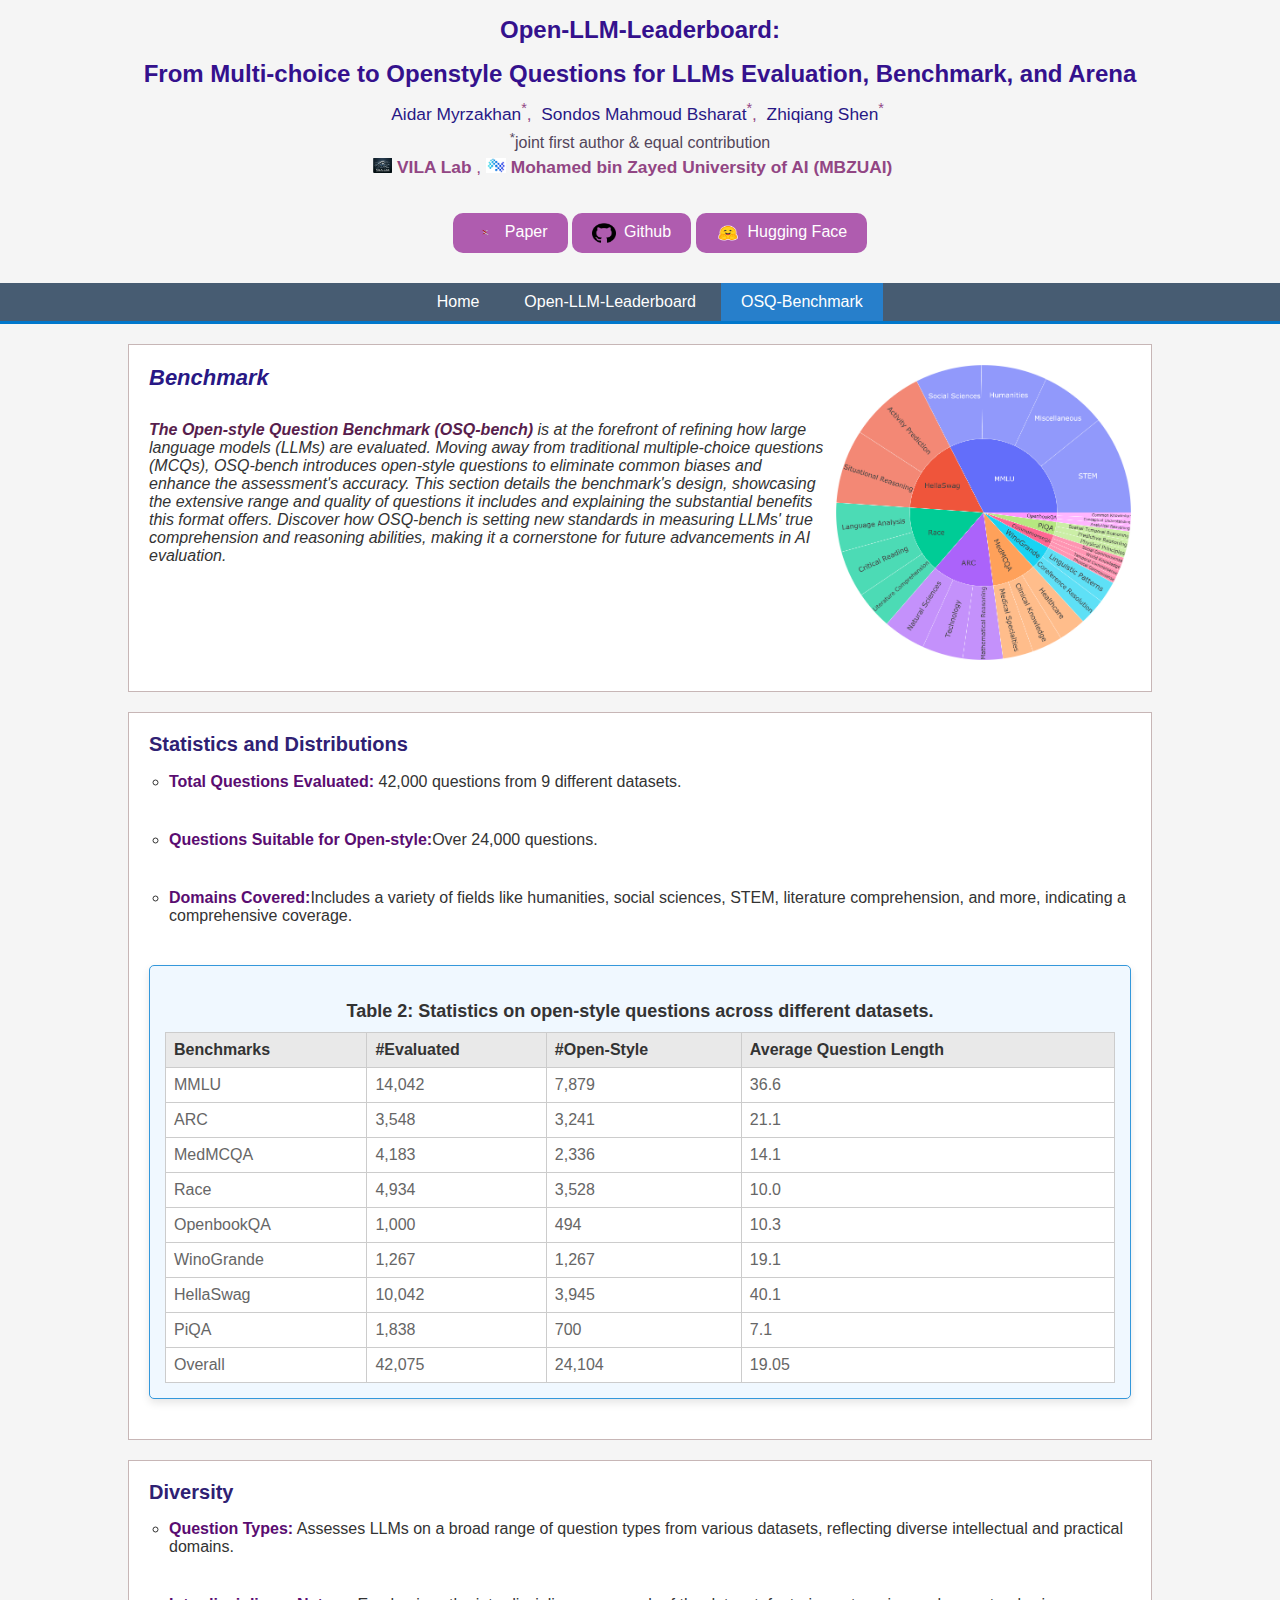
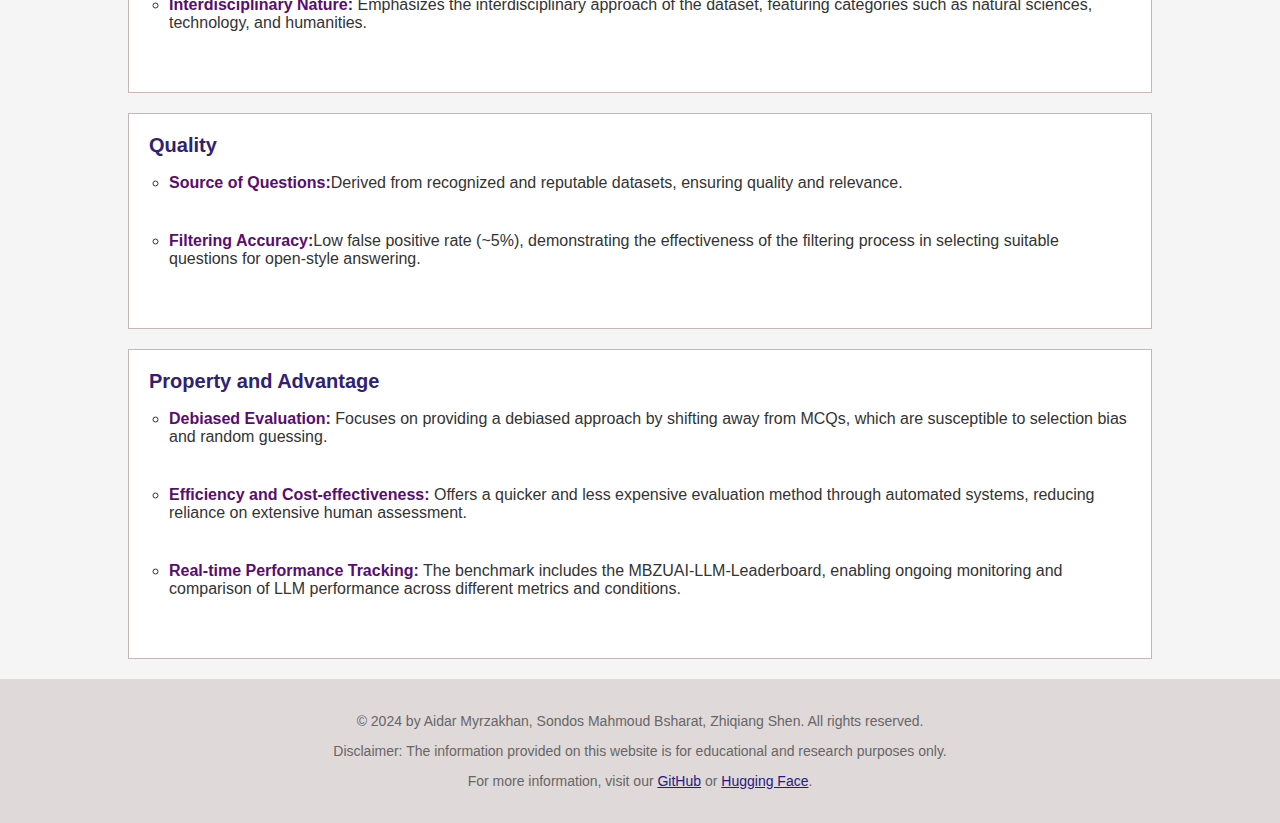
<file: Benchmark.html>
<!DOCTYPE html>
<html lang="en">
<head>
    <meta charset="UTF-8">
    <meta name="viewport" content="width=device-width, initial-scale=1.0">
    <title>Open-LLM-Leaderboard</title>
    <link rel="stylesheet" href="index.css">
    <script src="scripts.js"></script>
    <link rel="stylesheet" href="tabels.css">
 
    
</head>
<body>
    <header>
        <h1>Open-LLM-Leaderboard:</h1>
        <h1 class="h1-2">From Multi-choice to Openstyle Questions for LLMs Evaluation, Benchmark, and Arena</h1>
        
        <span style="color:#924684; font-size: 13pt; font-family: Roboto, Helvetica, Arial, Heveltica Neue, sans-serif">
						<span class="author-block">
							<a style="text-decoration: none" target="_blank" href="https://github.com/aidarmyrzakhan">Aidar Myrzakhan</a><sup>*</sup>,&nbsp;
						</span>
                        <span class="author-block">
							<a style="text-decoration: none" target="_blank" href="https://www.linkedin.com/in/sondos-bsharat-212303203/"> Sondos Mahmoud Bsharat</a><sup>*</sup>,&nbsp;
						</span>
                        <span class="author-block">
							<a  style="text-decoration: none" target="_blank" href="https://zhiqiangshen.com/">Zhiqiang Shen</a><sup>*</sup>&nbsp;
						</span>
						
					
                        <br>
                        <span class="author-block"><p class="contribution"><sup>*</sup>joint first author & equal contribution</p></span>

						<img src="images/vilab.PNG" width="19" height="15" class="center">
						<span class="author-block">
                            <a  style="text-decoration: none;color:#924684 " target="_blank" href="https://github.com/VILA-Lab"><b>VILA Lab</b></a>
                        </span>, 
						<img src="images/mbz.PNG" width="20" height="15" class="center">
						<span class="author-block"><a  style="text-decoration: none;color:#924684 " target="_blank" href="https://mbzuai.ac.ae/"><b>Mohamed bin Zayed University of AI (MBZUAI)</b></a></span> &nbsp;&nbsp;
					</span>
 

        <div class="second">
            <nav>
                <ul class="first">
                    <li><a href="#" class="nav-link"><img src="images/arxiv-icon-removebg-preview.png" alt="Paper Icon">Paper</a></li>
                    <li><a href="#" class="nav-link"><img src="images/github-logo_icon-icons.com_73546.png">Github</a></li>
                    <li><a href="#" class="nav-link"><img src="images/hf-logo.png" alt="Paper Icon">Hugging Face</a></li>
                </ul>
            </nav>
        </div>
        <div class="main">
            <nav class="main-nav">
                <ul class="second">
                    <li><a href="index.html" class="nav-link2" >Home</a></li>
                    <li><a href="leaderboard.html" class="nav-link2">Open-LLM-Leaderboard</a></li>
                    <li><a href="Benchmark.html" class="nav-link2 current">OSQ-Benchmark</a></li>
                </ul>
            </nav>
        </div>
           

    </header>

    <div class="key-findings Introduction">
        <h3 class="widget-title">
            <span class="section">
                <a style="text-decoration: none" target="_blank" href="#home1">
                    <b>
                        <em>
                            Benchmark
                        </em>
                    </b>
                </a>
            </span>
            <img src="images/data_distribution.png" width="60%" height="80%" class="m"> 
        </h3>
        <p>
            <em>
                <b style="color: #581e4d;">The Open-style Question Benchmark (OSQ-bench)</b>  is at the forefront of refining how large language 
                models (LLMs) are evaluated. Moving away from traditional multiple-choice questions (MCQs), 
                OSQ-bench introduces open-style questions to eliminate common biases and enhance the assessment's 
                accuracy. This section details the benchmark's design, showcasing the extensive range and 
                quality of questions it includes and explaining the substantial benefits this format offers. 
                Discover how OSQ-bench is setting new standards in measuring LLMs' true comprehension and 
                reasoning abilities, making it a cornerstone for future advancements in AI evaluation.
            </em>
        </p>
        <br><br><br><be><br><br>
          
    
    </div> <!-- This closes the "key-findings Introduction", but there was already a missing closing tag issue -->
    
    <!-- Repeat the structure for other findings sections -->
    <div class="key-findings">
        <h2>Statistics and Distributions</h2>
        <ul>
            <li><b>Total Questions Evaluated:</b> 42,000 questions from 9 different datasets.</li>
            <li><b>Questions Suitable for Open-style:</b>Over 24,000 questions.</li>
            <li><b>Domains Covered:</b>Includes a variety of fields like humanities, social sciences, STEM, literature comprehension, 
                and more, indicating a comprehensive coverage.</li>
        </ul>
        
        <div class="Intro-box">
            <table border="1">
                <caption>Table 2: Statistics on open-style questions across different datasets.</caption>
                <thead>
                    <tr>
                        <th>Benchmarks</th>
                        <th>#Evaluated</th>
                        <th>#Open-Style</th>
                        <th>Average Question Length</th>
                    </tr>
                </thead>
                <tbody>
                    <tr>
                        <td>MMLU</td>
                        <td>14,042</td>
                        <td>7,879</td>
                        <td>36.6</td>
                    </tr>
                    <tr>
                        <td>ARC</td>
                        <td>3,548</td>
                        <td>3,241</td>
                        <td>21.1</td>
                    </tr>
                    <tr>
                        <td>MedMCQA</td>
                        <td>4,183</td>
                        <td>2,336</td>
                        <td>14.1</td>
                    </tr>
                    <tr>
                        <td>Race</td>
                        <td>4,934</td>
                        <td>3,528</td>
                        <td>10.0</td>
                    </tr>
                    <tr>
                        <td>OpenbookQA</td>
                        <td>1,000</td>
                        <td>494</td>
                        <td>10.3</td>
                    </tr>
                    <tr>
                        <td>WinoGrande</td>
                        <td>1,267</td>
                        <td>1,267</td>
                        <td>19.1</td>
                    </tr>
                    <tr>
                        <td>HellaSwag</td>
                        <td>10,042</td>
                        <td>3,945</td>
                        <td>40.1</td>
                    </tr>
                    <tr>
                        <td>PiQA</td>
                        <td>1,838</td>
                        <td>700</td>
                        <td>7.1</td>
                    </tr>
                    <tr>
                        <td>Overall</td>
                        <td>42,075</td>
                        <td>24,104</td>
                        <td>19.05</td>
                    </tr>
                </tbody>
            </table>
            
        </div>

        
        
    </div>
    <div class="key-findings">
        <h2>Diversity</h2>
        <ul>
            <li><b>Question Types:</b>  Assesses LLMs 
                on a broad range of question types from various datasets, reflecting diverse intellectual and 
                practical domains.</li>
            <li><b>Interdisciplinary Nature:</b> Emphasizes the
                 interdisciplinary approach of the dataset, featuring categories such as natural sciences, technology, 
                 and humanities.</li>    
        </ul>
    </div>

    <div class="key-findings">
        <h2>Quality</h2>
        <ul>
            <li><b>Source of Questions:</b>Derived from recognized and reputable datasets, ensuring quality and 
                relevance.</li>
            <li><b>Filtering Accuracy:</b>Low false positive rate (~5%), demonstrating the effectiveness of the 
                filtering process in selecting suitable questions for open-style answering.</li>    
        </ul>
    </div>

    <div class="key-findings">
        <h2>Property and Advantage</h2>
        <ul>
            <li><b>Debiased Evaluation:</b> Focuses on providing a debiased approach by shifting away from MCQs, which are susceptible to selection bias and random guessing.</li>
            <li><b>Efficiency and Cost-effectiveness:</b> Offers a quicker and less expensive evaluation method through automated systems, reducing reliance on extensive human assessment.</li>
            <li><b>Real-time Performance Tracking:</b> The benchmark includes the MBZUAI-LLM-Leaderboard, enabling ongoing monitoring and comparison of LLM performance across different metrics and conditions.</li>
        </ul>
        

    </div>

</body>
<footer style="background-color: #e0d9d9; text-align: center; padding: 20px; font-size: 14px; color: #666;">
    <p>&copy; 2024 by Aidar Myrzakhan, Sondos Mahmoud Bsharat, Zhiqiang Shen. All rights reserved.</p>
    <p>Disclaimer: The information provided on this website is for educational and research purposes only.</p>
    <p>
        For more information, visit our
        <a href="https://github.com/Open-LLM-Leaderboard">GitHub</a> or
        <a href="https://www.mbzuai.ac.ae">Hugging Face</a>.
    </p>
</footer>
</html>
</file>
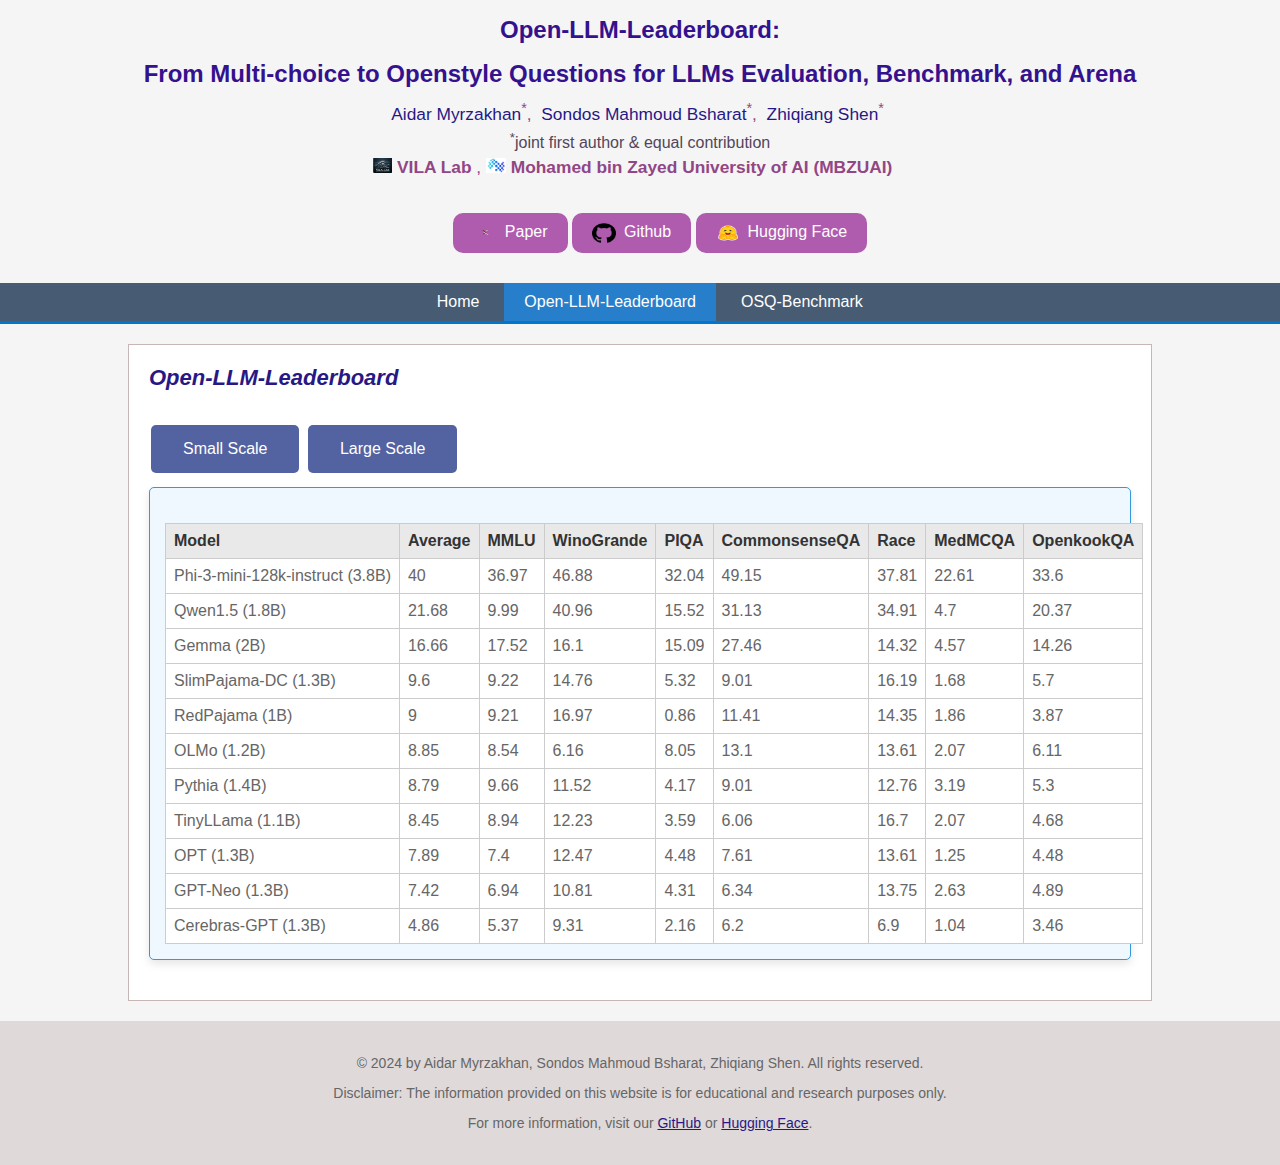
<file: leaderboard.html>
<!DOCTYPE html>
<html lang="en">
<head>
    <meta charset="UTF-8">
    <meta name="viewport" content="width=device-width, initial-scale=1.0">
    <title>Open-LLM-Leaderboard</title>
    <link rel="stylesheet" href="index.css">
    <script src="scripts.js"></script>
    <link rel="stylesheet" href="tabels.css">
 
    
</head>
<body>
    <header>
        <h1>Open-LLM-Leaderboard:</h1>
        <h1 class="h1-2">From Multi-choice to Openstyle Questions for LLMs Evaluation, Benchmark, and Arena</h1>
        
        <span style="color:#924684; font-size: 13pt; font-family: Roboto, Helvetica, Arial, Heveltica Neue, sans-serif">
						<span class="author-block">
							<a style="text-decoration: none" target="_blank" href="https://github.com/aidarmyrzakhan">Aidar Myrzakhan</a><sup>*</sup>,&nbsp;
						</span>
                        <span class="author-block">
							<a style="text-decoration: none" target="_blank" href="https://www.linkedin.com/in/sondos-mahmoud-bsharat-212303203/"> Sondos Mahmoud Bsharat</a><sup>*</sup>,&nbsp;
						</span>
                        <span class="author-block">
							<a  style="text-decoration: none" target="_blank" href="https://zhiqiangshen.com/">Zhiqiang Shen</a><sup>*</sup>&nbsp;
						</span>
						
					
                        <br>
                        <span class="author-block"><p class="contribution"><sup>*</sup>joint first author & equal contribution</p></span>

						<img src="images/vilab.PNG" width="19" height="15" class="center">
						<span class="author-block">
                            <a  style="text-decoration: none;color:#924684 " target="_blank" href="https://github.com/VILA-Lab"><b>VILA Lab</b></a>
                        </span>, 
						<img src="images/mbz.PNG" width="20" height="15" class="center">
						<span class="author-block"><a  style="text-decoration: none;color:#924684 " target="_blank" href="https://mbzuai.ac.ae/"><b>Mohamed bin Zayed University of AI (MBZUAI)</b></a></span> &nbsp;&nbsp;
					</span>
 

        <div class="second">
            <nav>
                <ul class="first">
                    <li><a href="https://arxiv.org/pdf/2406.07545" class="nav-link"><img src="images/arxiv-icon-removebg-preview.png" alt="Paper Icon">Paper</a></li>
                    <li><a href="https://github.com/VILA-Lab/Open-LLM-Leaderboard" class="nav-link"><img src="images/github-logo_icon-icons.com_73546.png">Github</a></li>
                    <li><a href="https://huggingface.co/spaces/Open-Style/OSQ-Leaderboard" class="nav-link"><img src="images/hf-logo.png" alt="Paper Icon">Hugging Face</a></li>
                </ul>
            </nav>
        </div>
        <div class="main">
            <nav class="main-nav">
                <ul class="second">
                    <li><a href="index.html" class="nav-link2" >Home</a></li>
                    <li><a href="leaderboard.html" class="nav-link2 current">Open-LLM-Leaderboard</a></li>
                    <li><a href="Benchmark.html" class="nav-link2">OSQ-Benchmark</a></li>
                </ul>
            </nav>
        </div>
           

    </header>

    <div class="key-findings Introduction">
        <h3 class="widget-title">
            <span class="section">
                <a style="text-decoration: none" target="_blank" href="#home1">
                    <b>
                        <em>
                            Open-LLM-Leaderboard
                        </em>
                    </b>
                </a>
            </span>
        </h3>
        <div class="multi-button">
            <button onclick="loadData('small')">Small Scale</button>
            <button onclick="loadData('large')">Large Scale</button>
        </div>
    
          
    
        <div class="Intro-box">
		<div class="table-container"><table id="llmTable">
                <thead>
                    <tr>
                        <th onclick="sortTable(0)">Model</th>
                        <th onclick="sortTable(1)">Average</th>
                        <th onclick="sortTable(2)">MMLU</th>
                        <th onclick="sortTable(3)">WinoGrande</th>
                        <th onclick="sortTable(4)">PIQA</th>
                        <th onclick="sortTable(5)">CommonsenseQA</th>
                        <th onclick="sortTable(6)">Race</th>
                        <th onclick="sortTable(7)">MedMCQA</th>
                        <th onclick="sortTable(8)">OpenkookQA</th>
                    </tr>
                </thead>
                <tbody>
                    <!-- Rows will be added here dynamically -->
                </tbody>
            </table></div>
           
        </div>
        <!-- The closing tag for the first Intro-box div is correct here -->

    
    </div> <!-- This closes the "key-findings Introduction", but there was already a missing closing tag issue -->
    
</body>

<footer style="background-color: #e0d9d9; text-align: center; padding: 20px; font-size: 14px; color: #666;">
    <p>&copy; 2024 by Aidar Myrzakhan, Sondos Mahmoud Bsharat, Zhiqiang Shen. All rights reserved.</p>
    <p>Disclaimer: The information provided on this website is for educational and research purposes only.</p>
     <p>
        For more information, visit our
        <a href="https://github.com/VILA-Lab/Open-LLM-Leaderboard">GitHub</a> or
        <a href="https://huggingface.co/spaces/Open-Style/OSQ-Leaderboard">Hugging Face</a>.
    </p>
</footer>
</html>
</file>
<file: index.css>
body {
    font-family: Arial, sans-serif;
    margin: 0;
    padding: 0;
    /*background-color: #f4f4f4; */
    background-color: #F5F5F5; /* Soft Gray for the main background */
    color: #333333; /* Charcoal for general text */
}

header {
    background-color: #F5F5F5; /* Soft Gray for the main background */
    /*background-color: #F5F5F5; /* Soft Gray for the main background */
    color: #333333; /* Charcoal for header text */

    text-align: center;
    border-bottom: 3px solid #0077cc;

}

header h1 {
    font-size: x-large;
    color: #34118d;
    margin-bottom: 12px;

}
header h1 .h1-2{
    font-size: xx-large;
}

header .authors, header .contribution, header .affiliations {
    font-size: 16px;
    color: #53455a;
    margin: 5px;
}

header nav ul .first {
    list-style: none;
    padding: 0;
    margin: 20px 0;
    display: flex;
    justify-content: center; /* Center the links */
    align-items: center;
    gap: 20px; /* Add space between each link */
}


 a.nav-link {
    font-size: 16px;
    color: #ffffff;
    background-color: rgb(175, 92, 175); /* Default color, you can change it for each link */
    padding: 10px 20px;
    text-decoration: none;
    border-radius: 10px; /* Rounded corners for the buttons */
    display: inline-flex;
    text-align: center;
    min-width: 40px; /* Minimum width */
    height: 20px; /* Fixed height for consistency */
}

nav ul li a.nav-link:hover {
    background-color: #523d5a; /* Darker purple on hover */
}

.nav-link img {
    vertical-align: middle;
    margin-right: 8px;
    width: 24px; /* Adjusted size */
    height: auto; /* Maintains aspect ratio */
}
header nav ul li {
    display: inline;
}



.main {
    width: 100%;      /* Adjust the width as needed */
    text-align: center; /* Aligns text to the left */
    margin: 0;        /* Removes any default margin */
    padding-left: 10px;       /* Adjust padding as needed */
   /* background-color:#34495E;  */ 
   background-color:#475c72;
    margin-top: 30px; /* Adds space above the second div */
}

.main-nav {
    margin: 0; /* Remove margin */
    padding: 0; /* Remove padding */
    display: inline-block; /* Ensures nav fills the width of its content */ 
}
.main-nav ul {
    list-style: none; /* Removes bullet points */
    padding: 0; /* Removes padding */
    margin: 0; /* Ensures there is no space at the bottom */
    text-align: center; /* Centers the navigation */
}

.main-nav ul li {
    display: inline-block; /* Aligns items horizontally */
    margin-right: 0.5px; /* Spacing between items */
}

.main-nav ul li a {
    text-decoration: none; /* Removes underline from links */
    color: white; /* White text color */
  /*  background-color: #34495E; /* Darker shade for nav items */
    padding: 10px 20px; /* Padding for better touch area and appearance */
    display: block; /* Ensures full block display for background color */
    border-radius: 0; /* Optional: removes rounding if you want sharp edges */
}

nav ul li a.nav-link2:hover {
    background-color: #111112; /* Darker purple on hover */
}

.second {
    margin-top: 35px;
}

.nav-link2.current{
    background-color: #277fcb; /* Darker shade for nav items */
}

h3.widget-titlee {
    margin: 20px 0 30px 5px;
    text-transform: capitalize;
    text-align: center;
    font-size: 22px;
   }

   h4.text_t {
    text-align: center;
    font-size: 15px;
    color:rgb(83, 14, 104);
   }   
   


section {
    padding: 20px;
    text-align: left;
}

section h2 {
    color: #333;
}

section p {
    font-size: 16px;
    color: #666;
    line-height: 1.5;
}


.key-findings {
    background-color: white; /* White background for each section */
    border: 1px solid #c7b6b6; /* Light grey border */
    padding: 20px; /* Padding inside the box */
    margin-bottom: 20px; /* Space between sections */
    margin-top:20px;
    margin-left: 10%; /* Left margin */
    margin-right: 10%; /* Right margin */
}

.key-findings h2 {
    color: #2f2173; /* Dark grey color for the title */
    font-size: 20px; /* Larger font size for visibility */
    margin-top: 0; /* Removes default top margin */
}

.key-findings ul {
    list-style-type:circle; /* Removes bullet points */
    padding: 0px; /* Removes default padding */
    padding-left: 20px;
}

.key-findings li {
    margin-bottom: 40px; /* Space between list items */
    font-size: 16px; /* Slightly smaller font size than the title */
}

.key-findings li b {
    color: #5a0c71;
}



.info-section {
    background-color: #87CEEB; /* Sky blue background */
    color: white;
    margin-bottom: 20px;
    padding: 15px;
    border: 3px solid #256cb9; /* Bolder border with a darker blue color */
    border-radius: 0.1px;
    display: flex;
    align-items: center;
}

h3.widget-title {
    font-size: 18px;
    margin: 0 0 30px 0;
    text-transform: capitalize;
   }


h3.widget-title span {
    background-color: white;
    padding-right: 24px;
}
a {
    color: #281885;
}
b, strong {
    font-weight: bold;
}
.section {
    font-size: 22px;
}


.icon {
    margin-right: 20px;
}

.icon img {
    width: 50px; /* Adjust based on your icon size */
}

.content h2 {
    margin-top: 0;
    color: #004080; /* Optionally change the color of the title for contrast */
}

.content p {
    margin-bottom: 0;
}

/* Boxes inside intro */

.Intro-box {
    border: 1px solid #3498db;
    background-color: #f0f8ff;
    padding: 15px;
    border-radius: 5px;
    margin-bottom: 20px;
    box-shadow: 0 4px 8px rgba(0, 0, 0, 0.1);
}



.content-container {
    display:flexbox;
    align-items: flex-start;

}

.key-findings {
    padding: 20px;
    
}

.content-container {
    display: flex;
    align-items: flex-start;
}


.styled-box ul {
    list-style-type: none; /* Remove default list style */
    padding-left: 0; /* Remove default padding */
}

.styled-box ul > li {
    margin-bottom: 10px;
}

.styled-box ul ul {
    list-style-type: disc; /* Add disc bullets for nested lists */
    padding-left: 20px; /* Add padding for nested lists */
}

.styled-box ul ul ul {
    list-style-type: circle; /* Add circle bullets for deeper nested lists */
}


/*...................*/

.styled-box {
    background-color: rgba(237, 247, 249, 0.694); /* Light blue background with some transparency */
    padding: 10px; /* Adds padding around the contents */
    max-width: 960px; /* Maximum width for better control on large screens */
    margin: auto; /* Centers the box in the available horizontal space */
    margin-bottom: 20px;
    overflow: auto; /* Clears float, containing the floated elements within the box */

 

    
  }
  .styled-box img {
    float: right; /* Floats the image to the right */
    margin-left: 20px; /* Adds left margin for spacing between text and image */
    width: 40%; /* Sets the width of the image */
    height: auto; /* Maintains aspect ratio */
  }
  .styled-box h2 {
    clear: both; /* Ensures the heading is above the floated elements */
  }



  /* ------------------------ */

.Intro-box .result {
    font-family: Arial, sans-serif;
    margin: 20px;
}
.Intro-box.results h2 {
    color: #2c3e50;
}
.Intro-box.results ul {
    list-style-type: decimal;
    padding-left: 20px;
    color: #34495e;
}
.Intro-box.results li {
    margin-bottom: 10px;
}
.Intro-box.results b {
    color: #003366;
}



/* .................*/

h4.widget-title {
    font-size: 18px;
    margin: 0 0 30px 0;
    text-transform: capitalize;
    background: url(../images/heading-title-bg.png?1401512415) repeat-x center center;
}

h4 {
    display: block;
    margin-block-start: 1.33em;
    margin-block-end: 1.33em;
    margin-inline-start: 0px;
    margin-inline-end: 0px;
    font-weight: bold;
    unicode-bidi: isolate;
}

 code,pre{
    font-size: 1em;
    overflow: auto; 
    display: block;
    font-family: monospace;
    unicode-bidi: isolate;
    white-space: pre;
    margin: 1em 0px;
}
code{
    color: #6c7074ab;
}

/* --------------------- */

.key-findings img{

        float: right; /* Floats the image to the right */
        margin-left: 10px; /* Adds left margin for spacing between text and image */
        width: 30%; /* Sets the width of the image */
        height: 80%; /* Maintains aspect ratio */
}

.key-findings table {
    width: 100%;
    border-collapse: collapse;
    margin-top: 20px;
}

.key-findings table caption {
    font-size: 18px;
    font-weight: bold;
    margin-bottom: 10px;
}

.key-findings table, .key-findings th, .key-findings td {
    border: 1px solid #ccc;
    text-align: left;
    padding: 8px;
}

.key-findings th {
    background-color: #e9e9e9;
    color: #333;
}

.key-findings td {
    background-color: #ffffff;
    color: #666;
}

/* Responsive styles */
@media (max-width: 480px) {
    header h1 {
        font-size: 20px; /* Further reduce font size for smaller screens */
    }

    header .h1-2 {
        font-size: 16px; /* Further reduce font size for smaller screens */
    }

    header .authors, header .contribution, header .affiliations {
        font-size: 12px; /* Further reduce font size for smaller screens */
        margin: 2px; /* Further reduce margin for tighter spacing */
    }

    a.nav-link {
        font-size: 12px; /* Further reduce font size for smaller screens */
        padding: 6px 12px; /* Further adjust padding for better touch area */
    }
}

/* Responsive styles */
@media (max-width: 768px) {
    /* Decrease the font size of navigation links */
    .main-nav ul.second li a {
        font-size: 11px;
    }
}
</file>
<file: tabels.css>
table {
    width: 100%;
    border-collapse: collapse;
}
th, td {
    border: 1px solid #ddd;
    padding: 8px;
    text-align: left;
}
th {
    background-color: #f2f2f2;
    cursor: pointer; /* Indicates that a header is clickable */
}

th:hover {
    background-color: #c7cfed; /* Darker green when hovered */
}

.multi-button{
    margin: 10px 0;
}
.multi-button button {
    background-color: #5362a0; /* Green background */
    border: none; /* No borders */
    color: white; /* White text */
    padding: 15px 32px; /* Padding inside the button */
    text-align: center; /* Centered text */
    text-decoration: none; /* No underline */
    display: inline-block; /* Align buttons in a row */
    font-size: 16px; /* Text size */
    margin: 4px 2px; /* Space between buttons */
    cursor: pointer; /* Pointer cursor on hover */
    border-radius: 5px; /* Rounded corners */
    transition: background-color 0.3s; /* Smooth transition for hover effect */
}
.multi-button button:hover {
    background-color: #0c2379; /* Darker green when hovered */
}

/* Make the table scrollable horizontally on smaller screens */
@media screen and (max-width: 600px) {
    table {
        overflow-x: auto;
    }
}

/* Prevent text wrapping in table cells */
th, td {
    white-space: nowrap;
}
</file>
